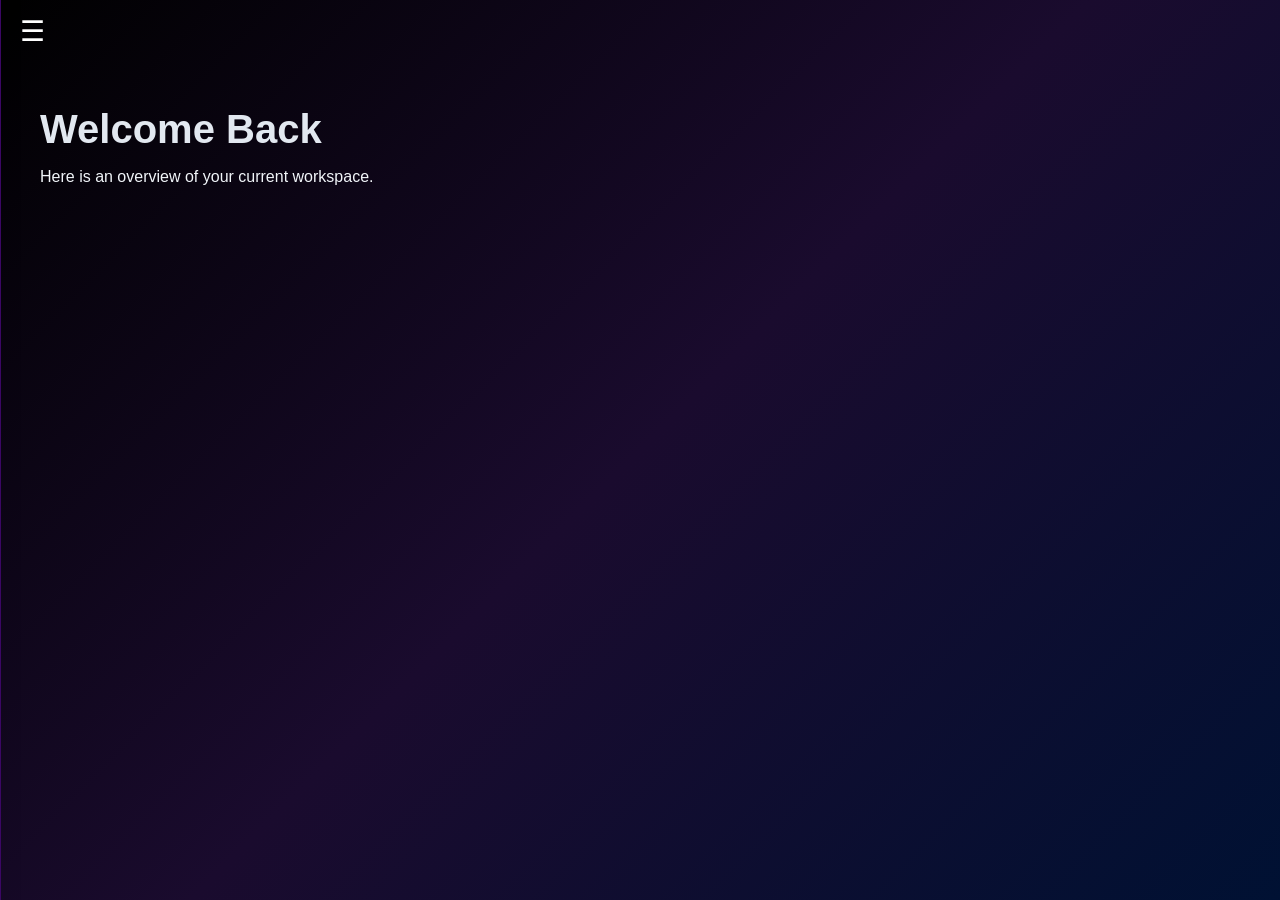
<file: index.html>
<!doctype html>
<html lang="en">
  <head>
    <meta charset="UTF-8" />
    <meta name="viewport" content="width=device-width, initial-scale=1.0" />
    <title>Dashboard Overview</title>
    <link rel="stylesheet" href="style.css" />
  </head>
  <body>
    <button class="hamburger" onclick="toggleNav()">☰</button>

    <div id="mySidebar" class="sidebar">
      <a href="index.html">Dashboard</a>
      <a href="my-projects.html">My Projects</a>
      <a href="analytics.html">Analytics</a>
      <a href="settings.html">Settings</a>
    </div>

    <div id="main" class="main-content">
      <h1>Welcome Back</h1>
      <p>Here is an overview of your current workspace.</p>
    </div>

    <script src="script.js"></script>
  </body>
</html>
</file>
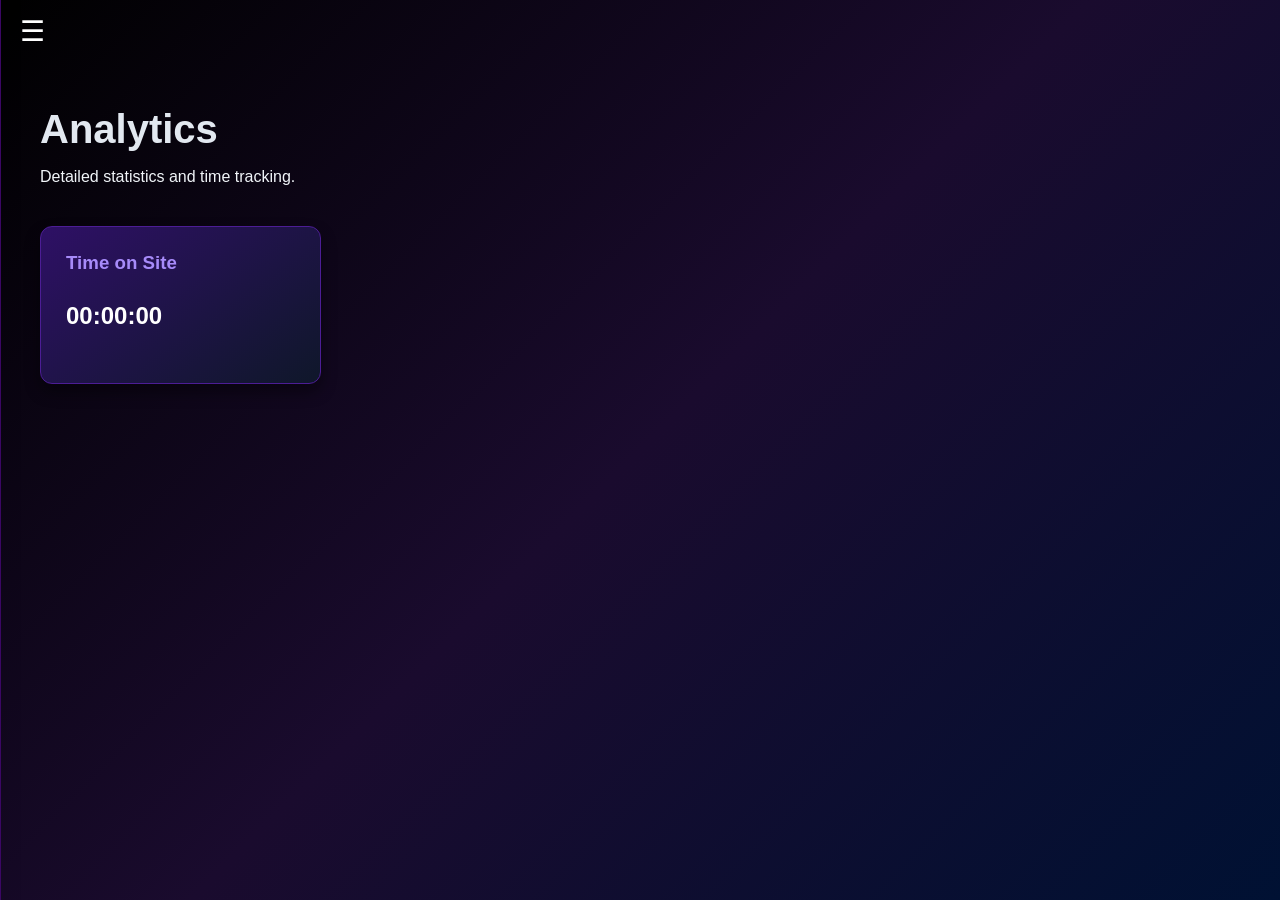
<file: analytics.html>
<!doctype html>
<html lang="en">
  <head>
    <meta charset="UTF-8" />
    <meta name="viewport" content="width=device-width, initial-scale=1.0" />
    <title>Analytics - Dashboard</title>
    <link rel="stylesheet" href="style.css" />
  </head>
  <body>
    <button class="hamburger" onclick="toggleNav()">☰</button>

    <div id="mySidebar" class="sidebar">
      <a href="index.html">Dashboard</a>
      <a href="index.html#projects">My Projects</a>
      <a href="analytics.html">Analytics</a>
      <a href="#settings">Settings</a>
    </div>

    <div id="main" class="main-content">
      <h1>Analytics</h1>
      <p>Detailed statistics and time tracking.</p>

      <section id="analytics">
        <div class="projects-grid">
          <div class="project-card">
            <h3>Time on Site</h3>
            <p
              id="time-spent-display"
              style="font-size: 24px; font-weight: bold; color: #fff"
            >
              00:00:00
            </p>
          </div>
        </div>
      </section>
    </div>

    <script src="script.js"></script>
  </body>
</html>
</file>
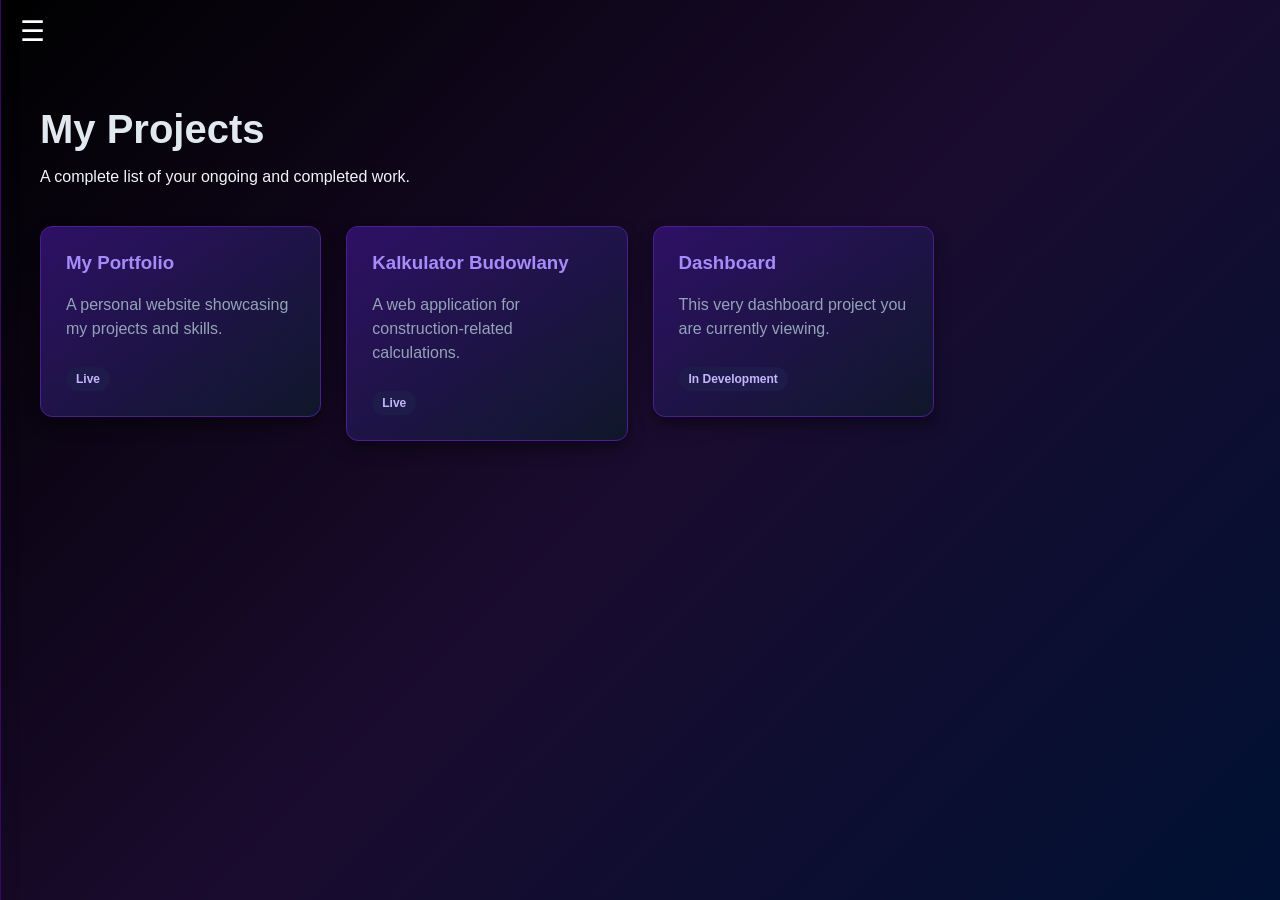
<file: my-projects.html>
<!doctype html>
<html lang="en">
  <head>
    <meta charset="UTF-8" />
    <meta name="viewport" content="width=device-width, initial-scale=1.0" />
    <title>My Projects - Dashboard</title>
    <link rel="stylesheet" href="style.css" />
  </head>
  <body>
    <button class="hamburger" onclick="toggleNav()">☰</button>

    <div id="mySidebar" class="sidebar">
      <a href="index.html">Dashboard</a>
      <a href="my-projects.html">My Projects</a>
      <a href="analytics.html">Analytics</a>
      <a href="settings.html">Settings</a>
    </div>

    <div id="main" class="main-content">
      <h1>My Projects</h1>
      <p>A complete list of your ongoing and completed work.</p>

      <section id="projects">
        <div class="projects-grid">
          <a
            href="https://sejchorst-jpg.github.io/moje-portfolio/"
            target="_blank"
            class="project-link"
          >
            <div class="project-card">
              <h3>My Portfolio</h3>
              <p>A personal website showcasing my projects and skills.</p>
              <span class="status-badge">Live</span>
            </div>
          </a>
          <a
            href="https://sejchorst-jpg.github.io/kalkulator-budowlany/"
            target="_blank"
            class="project-link"
          >
            <div class="project-card">
              <h3>Kalkulator Budowlany</h3>
              <p>A web application for construction-related calculations.</p>
              <span class="status-badge">Live</span>
            </div>
          </a>
          <a
            href="https://sejchorst-jpg.github.io/dashboard/"
            target="_blank"
            class="project-link"
          >
            <div class="project-card">
              <h3>Dashboard</h3>
              <p>This very dashboard project you are currently viewing.</p>
              <span class="status-badge">In Development</span>
            </div>
          </a>
        </div>
      </section>
    </div>

    <script src="script.js"></script>
  </body>
</html>
</file>
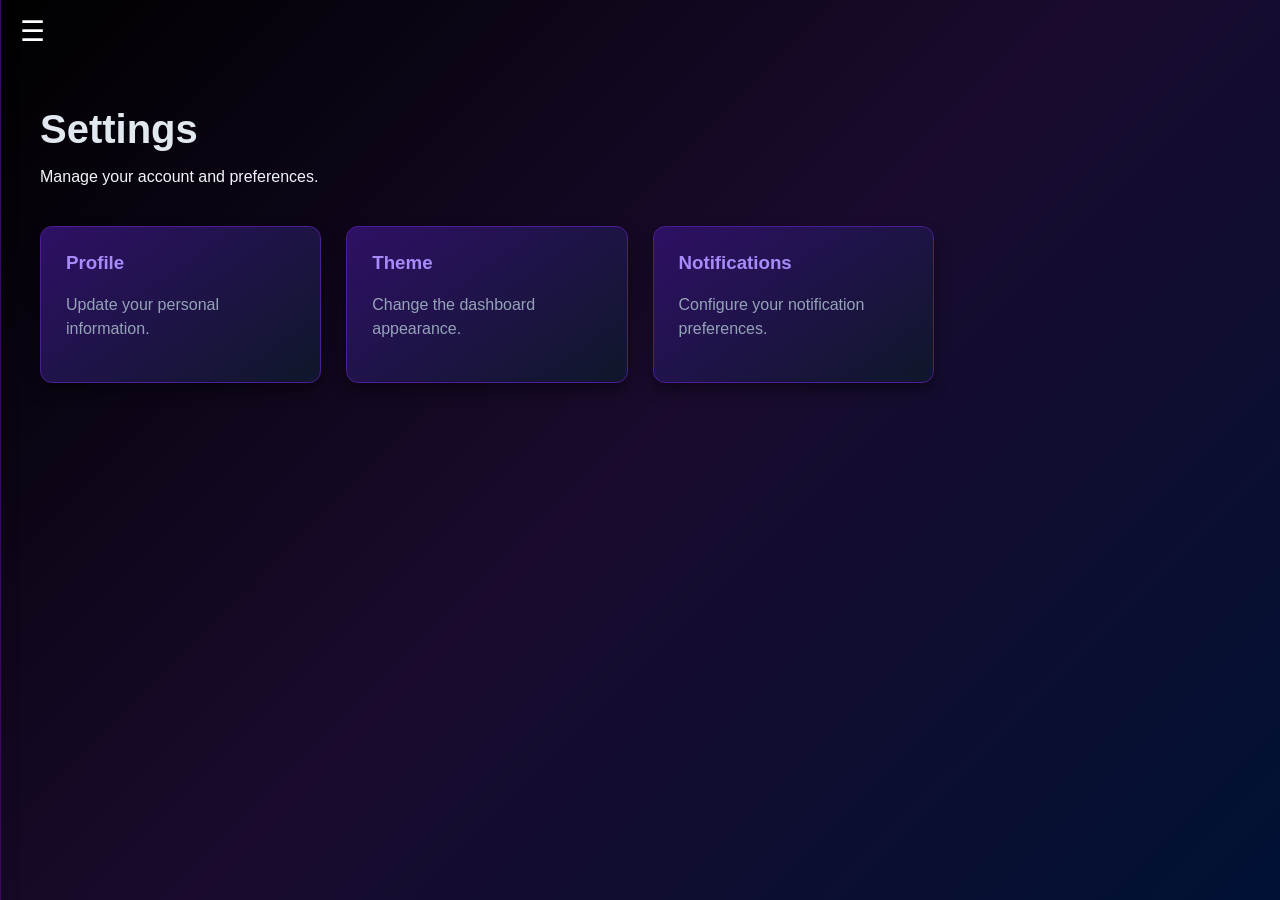
<file: settings.html>
<!doctype html>
<html lang="en">
  <head>
    <meta charset="UTF-8" />
    <meta name="viewport" content="width=device-width, initial-scale=1.0" />
    <title>Settings - Dashboard</title>
    <link rel="stylesheet" href="style.css" />
  </head>
  <body>
    <button class="hamburger" onclick="toggleNav()">☰</button>

    <div id="mySidebar" class="sidebar">
      <a href="index.html">Dashboard</a>
      <a href="my-projects.html">My Projects</a>
      <a href="analytics.html">Analytics</a>
      <a href="settings.html">Settings</a>
    </div>

    <div id="main" class="main-content">
      <h1>Settings</h1>
      <p>Manage your account and preferences.</p>

      <section id="settings-section">
        <div class="projects-grid">
          <div class="project-card">
            <h3>Profile</h3>
            <p>Update your personal information.</p>
          </div>
          <div class="project-card">
            <h3>Theme</h3>
            <p>Change the dashboard appearance.</p>
          </div>
          <div class="project-card">
            <h3>Notifications</h3>
            <p>Configure your notification preferences.</p>
          </div>
        </div>
      </section>
    </div>

    <script src="script.js"></script>
  </body>
</html>
</file>
<file: style.css>
body {
  margin: 0;
  font-family: "Segoe UI", Tahoma, Geneva, Verdana, sans-serif;
  background: linear-gradient(135deg, #000000, #1a0b2e, #001133);
  color: #f1f5f9;
  min-height: 100vh;
  overflow-x: hidden;
}

/* Hamburger Menu */
.hamburger {
  font-size: 28px;
  cursor: pointer;
  padding: 15px 20px;
  position: fixed;
  z-index: 100;
  color: #fff;
  background: transparent;
  border: none;
}

.sidebar {
  height: 100%;
  width: 0;
  position: fixed;
  z-index: 99;
  top: 0;
  left: 0;
  background-color: rgba(10, 5, 25, 0.95);
  backdrop-filter: blur(5px);
  overflow-x: hidden;
  transition: 0.4s;
  padding-top: 70px;
  box-shadow: 2px 0 15px rgba(0, 0, 0, 0.7);
  border-right: 1px solid #3b0764;
}

.sidebar a {
  padding: 15px 30px;
  text-decoration: none;
  font-size: 18px;
  color: #cbd5e1;
  display: block;
  transition: 0.3s;
}

.sidebar a:hover {
  color: #fff;
  background-color: #3b0764;
  border-left: 4px solid #8b5cf6;
}

/* Main Content */
.main-content {
  transition: margin-left 0.4s;
  padding: 40px;
  padding-top: 80px;
}

h1 {
  font-size: 2.5rem;
  margin-bottom: 10px;
  color: #e2e8f0;
}

/* Projects Section */
#projects,
#analytics,
#settings-section {
  margin-top: 40px;
}

.projects-grid {
  display: grid;
  grid-template-columns: repeat(auto-fill, minmax(280px, 1fr));
  gap: 25px;
  margin-top: 20px;
}

.project-card {
  background: linear-gradient(145deg, #2e1065, #0f172a);
  border: 1px solid #4c1d95;
  border-radius: 12px;
  padding: 25px;
  box-shadow: 0 8px 15px rgba(0, 0, 0, 0.4);
  transition:
    transform 0.3s ease,
    box-shadow 0.3s ease;
}

.project-card:hover {
  transform: translateY(-8px);
  box-shadow: 0 12px 20px rgba(0, 0, 0, 0.6);
  border-color: #8b5cf6;
}

.project-card h3 {
  margin-top: 0;
  color: #a78bfa;
}

.project-card p {
  color: #94a3b8;
  line-height: 1.5;
}

.status-badge {
  display: inline-block;
  padding: 5px 10px;
  border-radius: 20px;
  font-size: 12px;
  font-weight: bold;
  background-color: #1e1b4b;
  color: #c4b5fd;
  margin-top: 10px;
}

.project-link {
  text-decoration: none;
  color: inherit;
}
</file>
